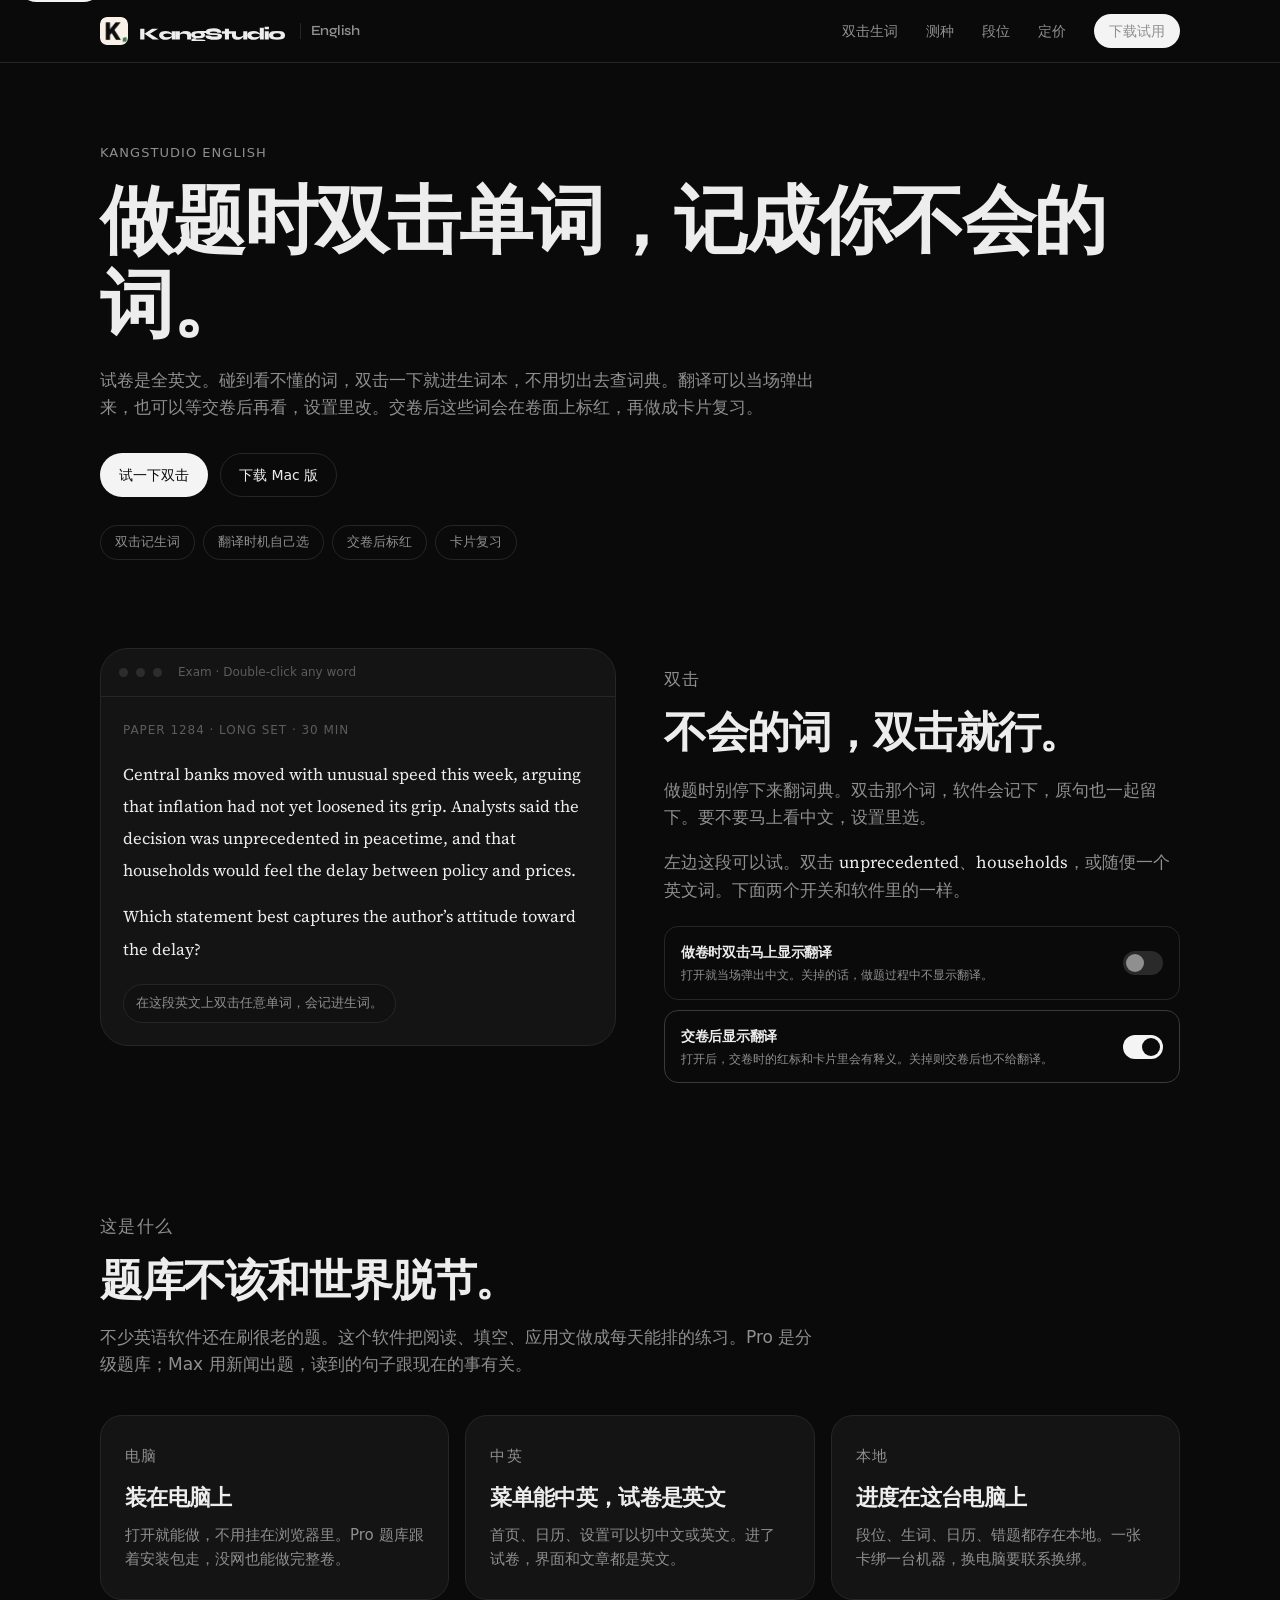
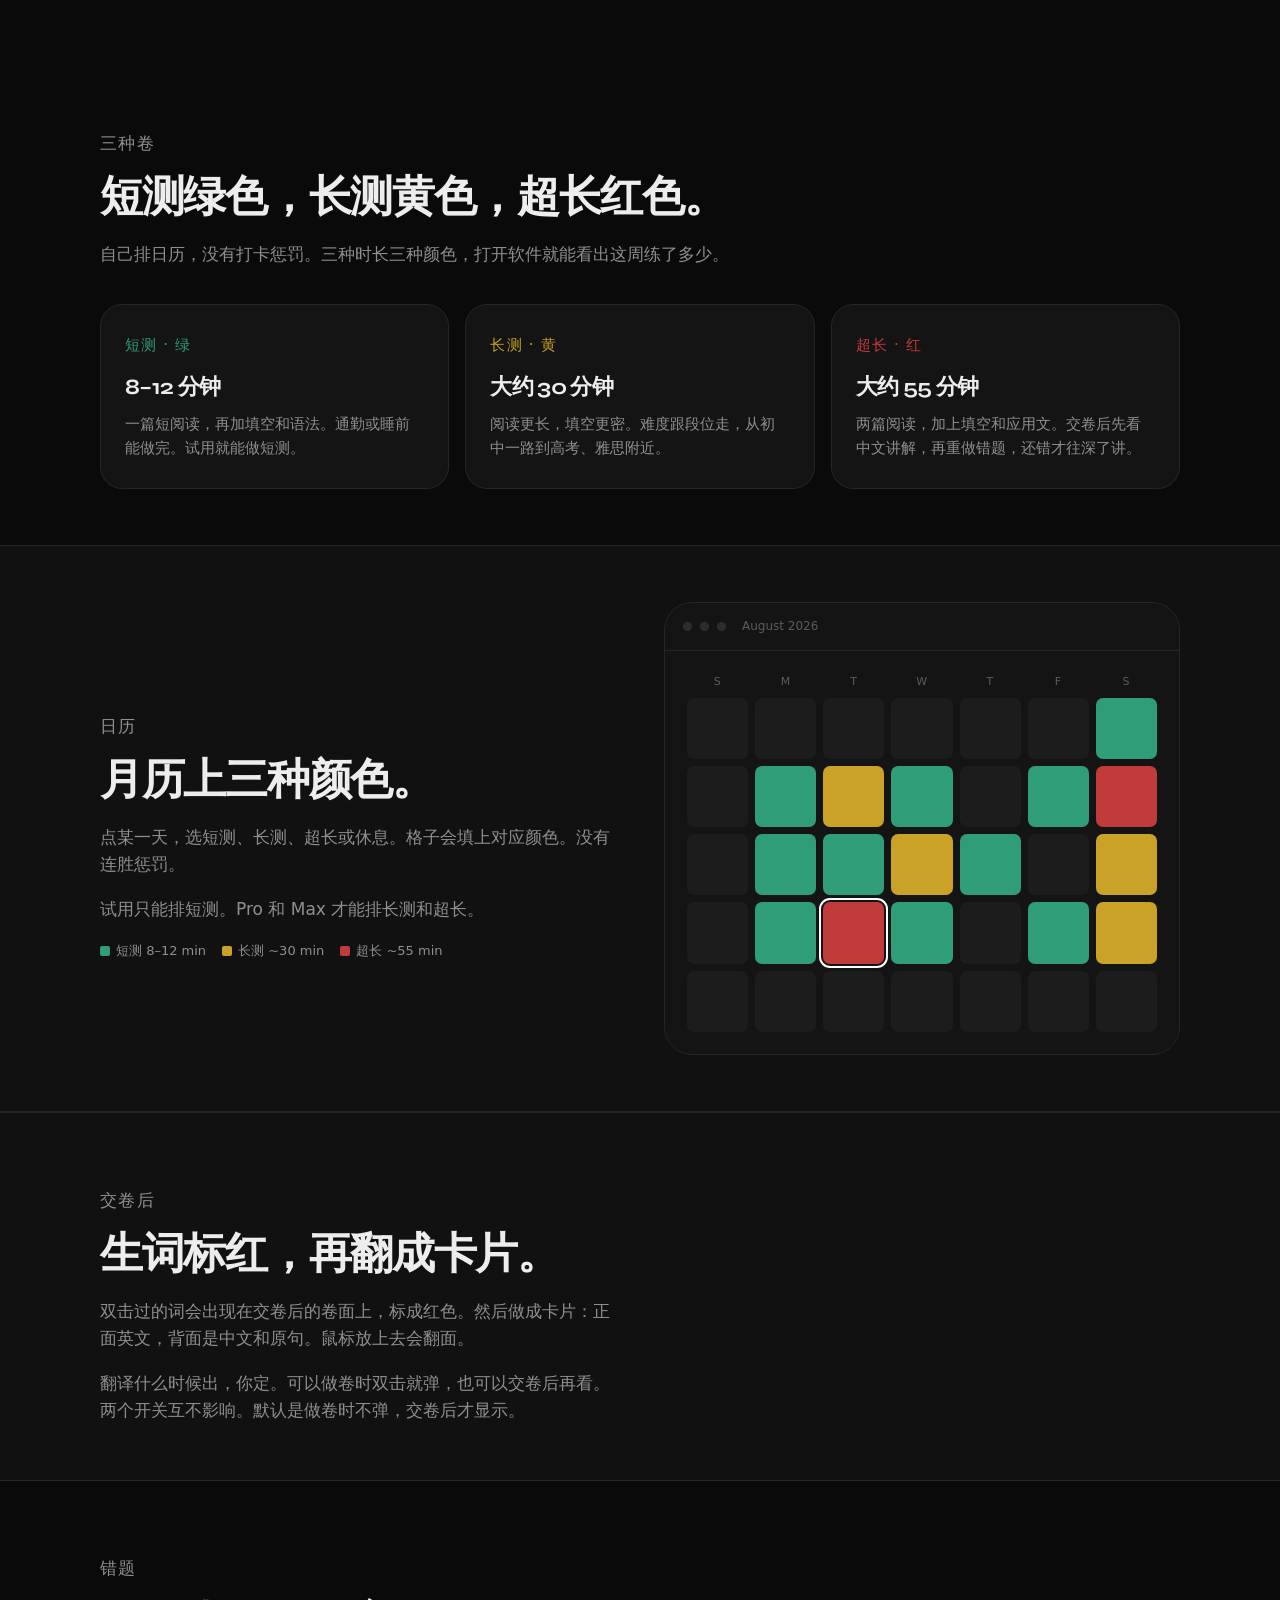
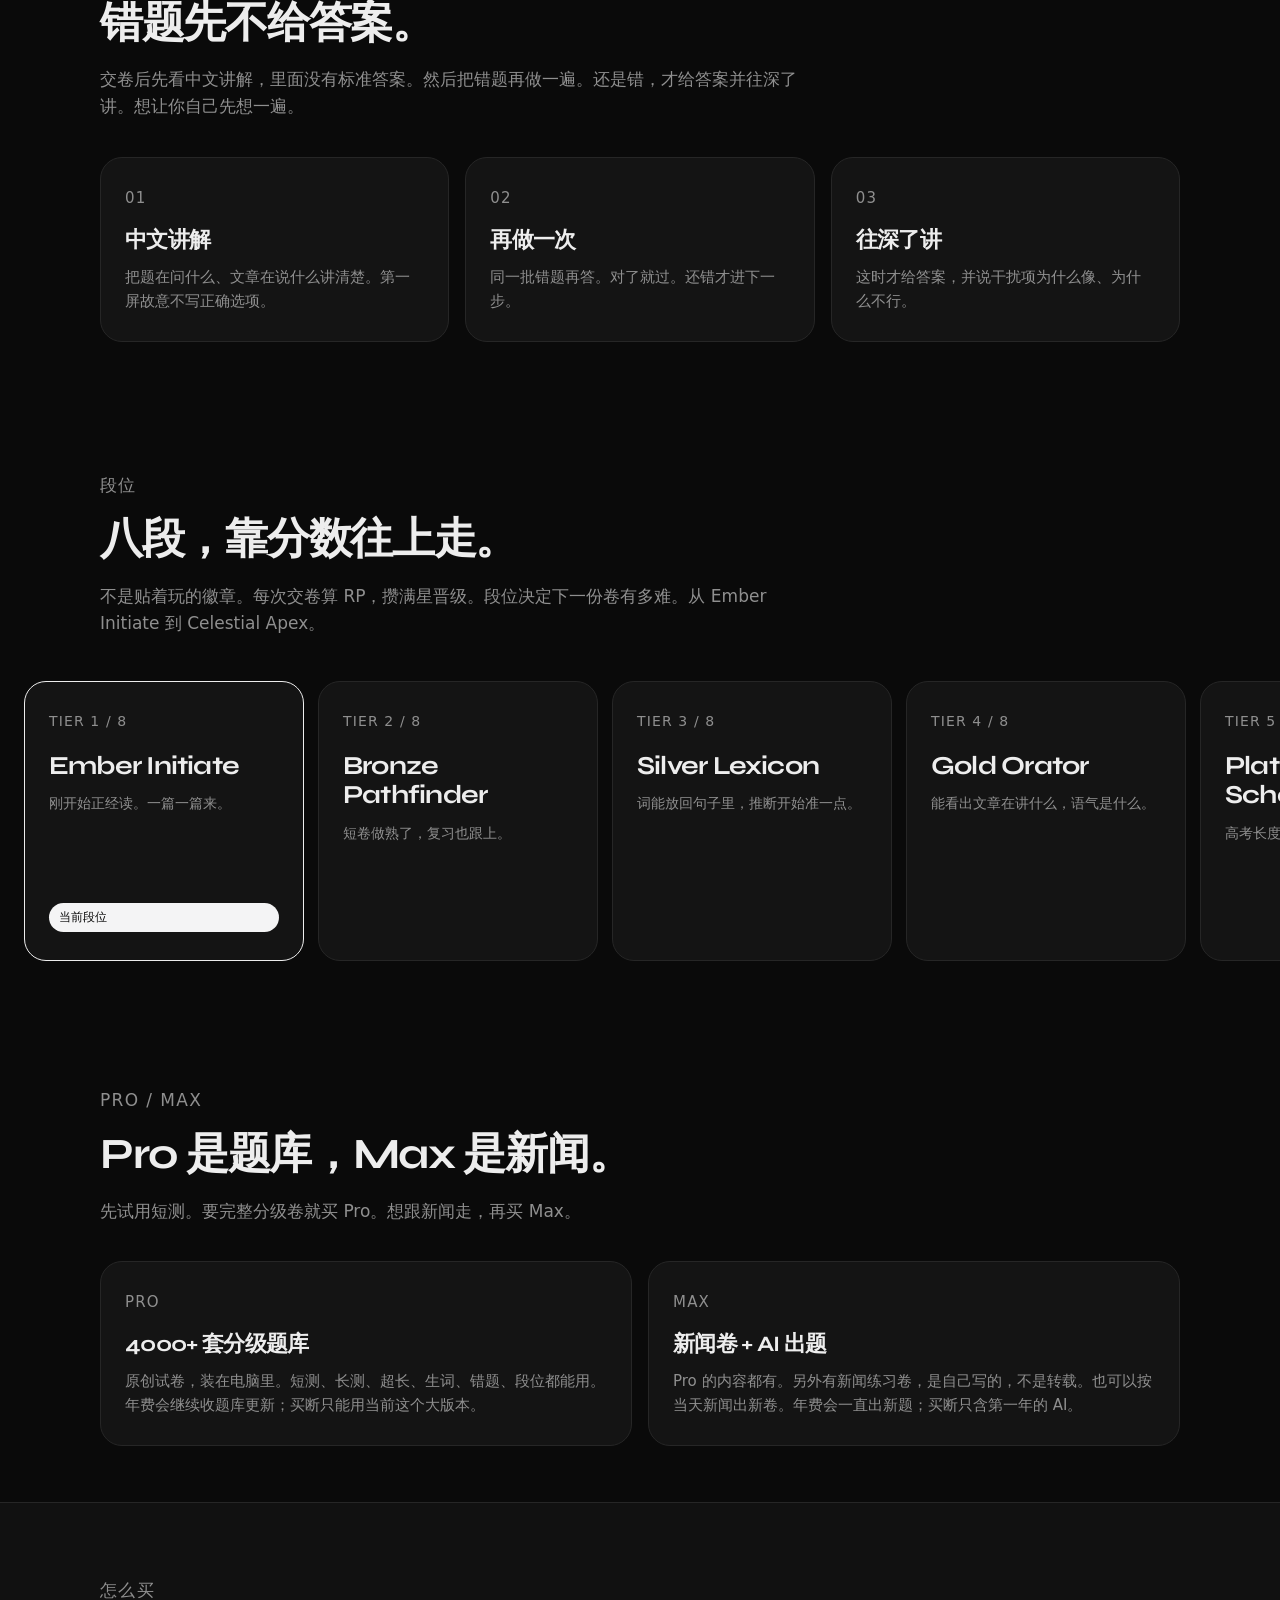
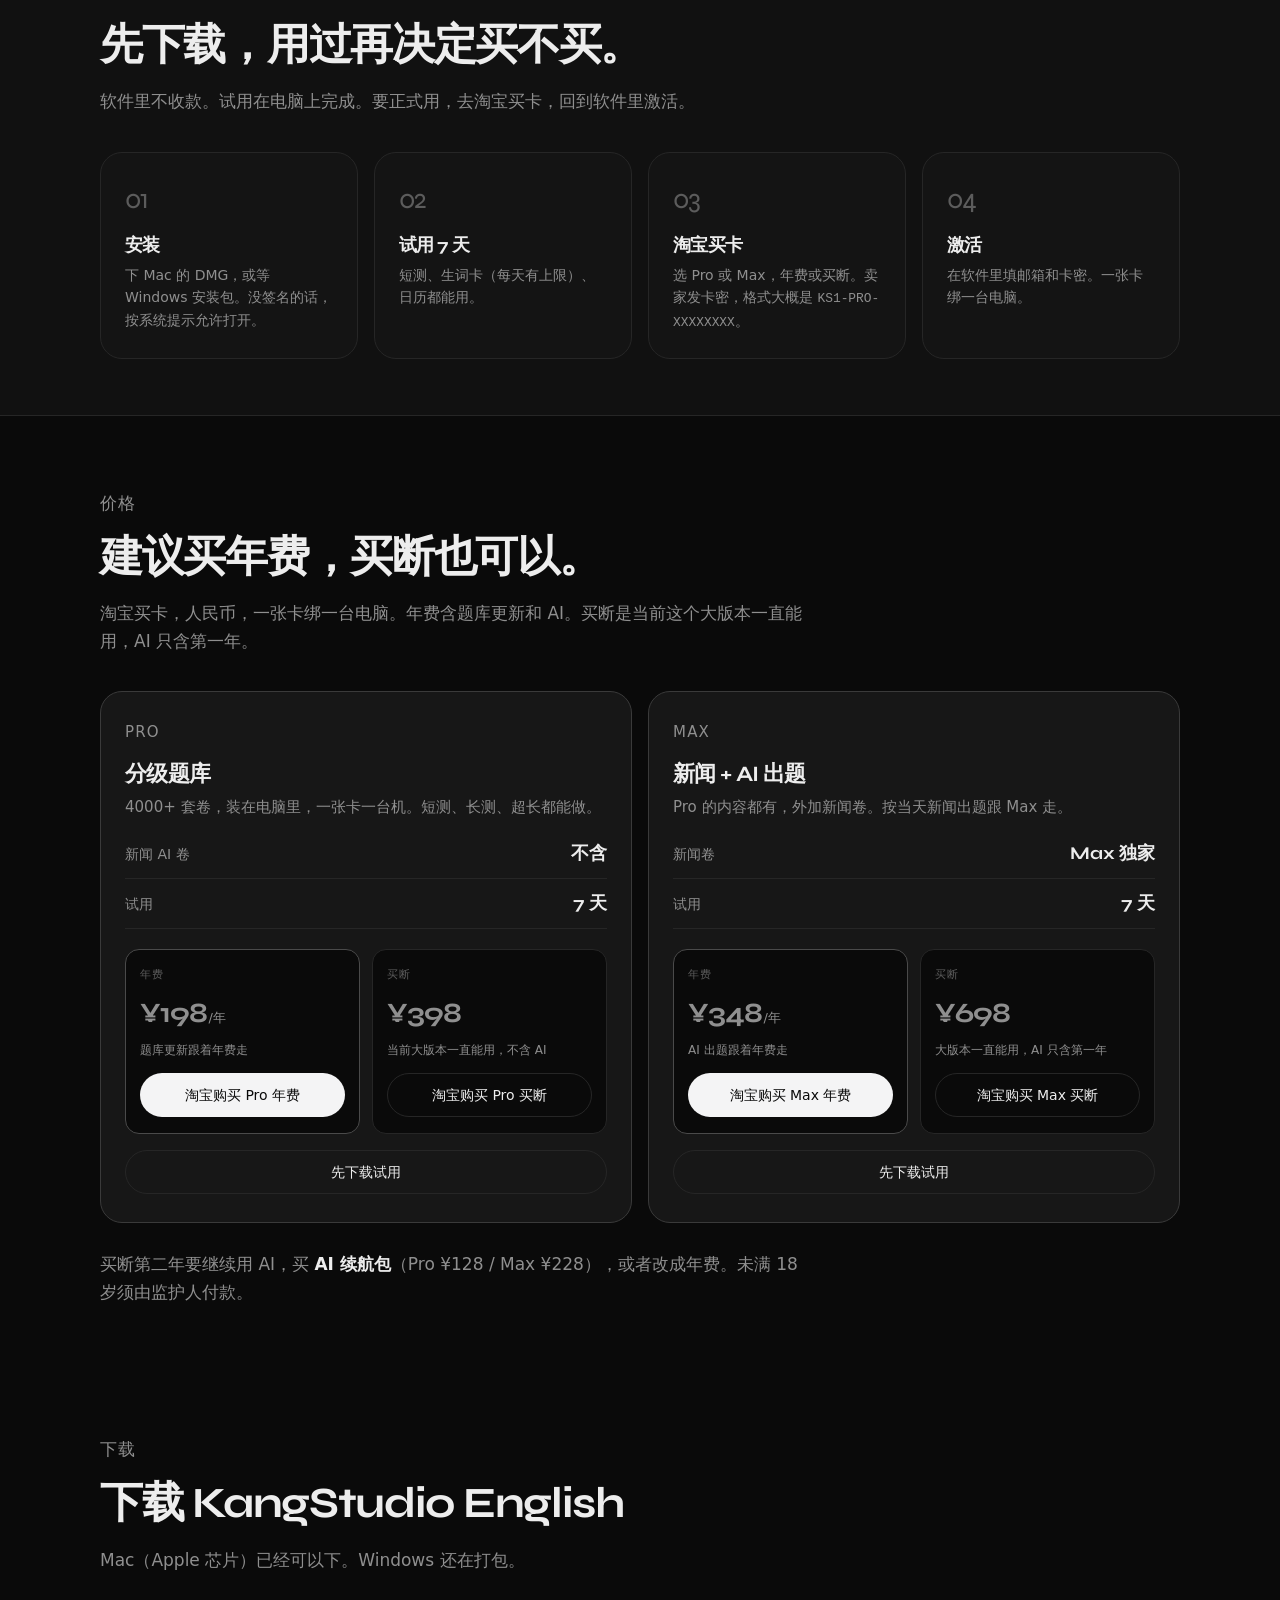
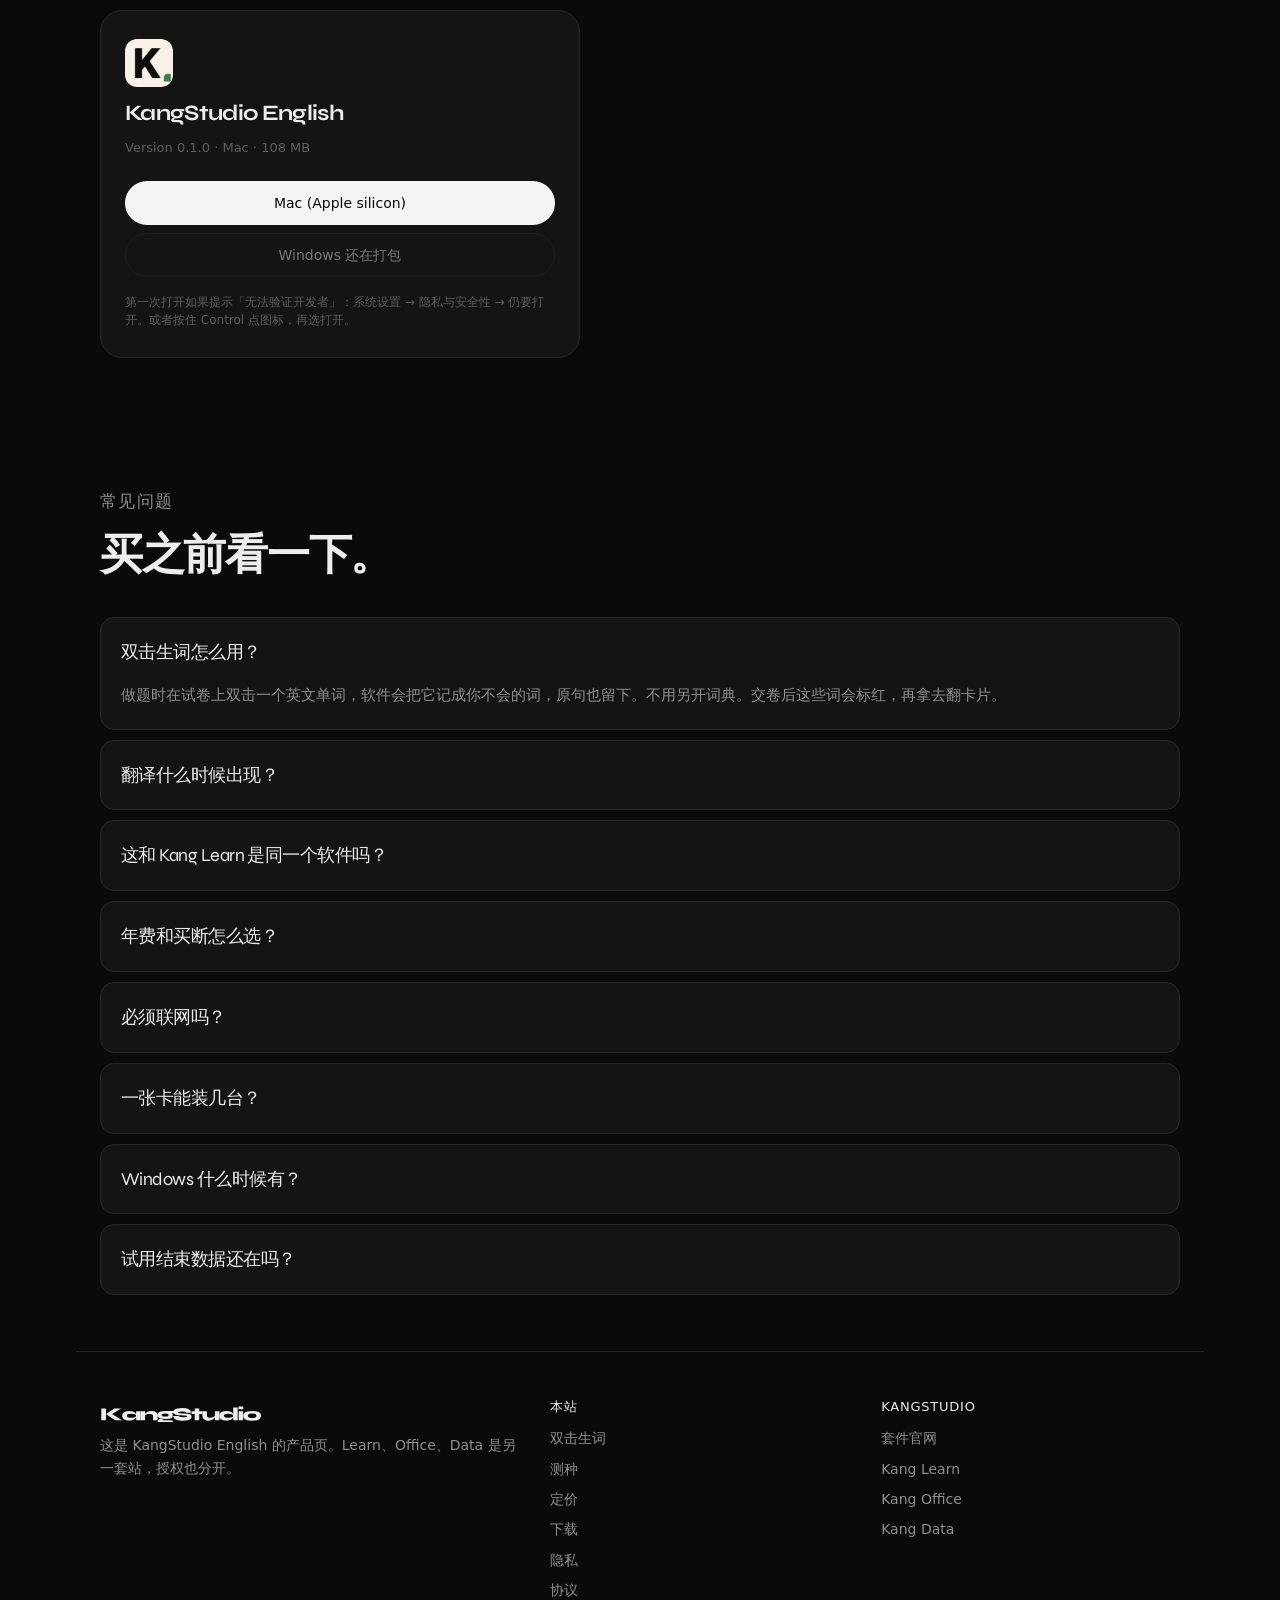
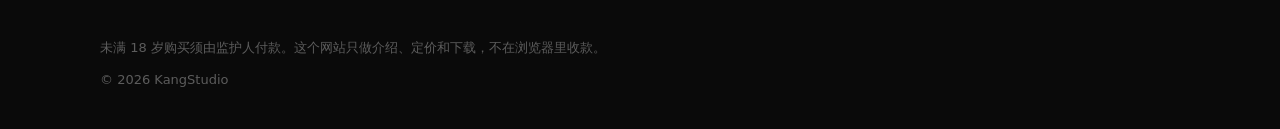
<file: index.html>
<!DOCTYPE html>
<html lang="zh-CN">
<head>
  <meta charset="utf-8">
  <meta name="viewport" content="width=device-width, initial-scale=1">
  <title>KangStudio English · 桌面英语学习软件</title>
  <meta name="description" content="做题时双击单词，记成你不会的词。翻译可以当场弹，也可以交卷后再看。Mac / Windows，试用 7 天。">
  <link rel="canonical" href="https://kang998851.github.io/kangstudio-english/">
  <link rel="icon" href="favicon.png" type="image/png" sizes="64x64">
  <link rel="apple-touch-icon" href="apple-touch-icon.png">
  <link rel="preconnect" href="https://fonts.googleapis.com">
  <link rel="preconnect" href="https://fonts.gstatic.com" crossorigin>
  <link href="https://fonts.googleapis.com/css2?family=Syne:wght@500;600;700;800&family=Source+Serif+4:opsz,wght@8..60,400;8..60,600&display=swap" rel="stylesheet">
  <link rel="stylesheet" href="styles.css">
</head>
<body>
  <a class="skip" href="#main">跳到正文</a>

  <header class="site-header">
    <div class="header-inner">
      <a class="brand" href="#top" aria-label="KangStudio English">
        <img class="brand-mark" src="logos/kang-english.png" width="28" height="28" alt="">
        <span class="brand-type" aria-hidden="true"></span>
        <span class="brand-product">English</span>
      </a>

      <input class="nav-check" type="checkbox" id="nav-toggle">
      <label class="nav-toggle" for="nav-toggle">
        <span class="sr-only">打开菜单</span>
        <span class="nav-toggle-bar"></span>
      </label>

      <nav class="nav" aria-label="本页">
        <a href="#buy">双击生词</a>
        <a href="#exams">测种</a>
        <a href="#ranks">段位</a>
        <a href="#pricing">定价</a>
        <a class="btn btn-solid btn-sm" href="#download">下载试用</a>
      </nav>
    </div>
  </header>

  <main id="main">
    <section class="hero" id="top">
      <p class="eyebrow">KangStudio English</p>
      <h1>做题时双击单词，记成你不会的词。</h1>
      <p class="lede">试卷是全英文。碰到看不懂的词，双击一下就进生词本，不用切出去查词典。翻译可以当场弹出来，也可以等交卷后再看，设置里改。交卷后这些词会在卷面上标红，再做成卡片复习。</p>
      <div class="hero-actions">
        <a class="btn btn-solid" href="#buy">试一下双击</a>
        <a class="btn btn-ghost" href="#download">下载 Mac 版</a>
      </div>
      <ul class="pills">
        <li>双击记生词</li>
        <li>翻译时机自己选</li>
        <li>交卷后标红</li>
        <li>卡片复习</li>
      </ul>
    </section>

    <section class="section" id="buy">
      <div class="split split-top">
        <div class="chrome">
          <div class="chrome-bar"><i></i><i></i><i></i><span id="demo-chrome-label">Exam · Double-click any word</span></div>
          <div class="chrome-body">
            <article class="exam-paper" id="demo-paper">
              <p class="meta">Paper 1284 · Long set · 30 min</p>
              <p>Central banks moved with unusual speed this week, arguing that inflation had not yet loosened its grip. Analysts said the decision was unprecedented in peacetime, and that households would feel the delay between policy and prices.</p>
              <p class="stem">Which statement best captures the author’s attitude toward the delay?</p>
            </article>
            <p class="toast" id="demo-toast">在这段英文上双击任意单词，会记进生词。</p>
            <ul class="saved-words" id="demo-saved" hidden></ul>
          </div>
        </div>
        <div class="split-copy">
          <p class="eyebrow">双击</p>
          <h2>不会的词，双击就行。</h2>
          <p>做题时别停下来翻词典。双击那个词，软件会记下，原句也一起留下。要不要马上看中文，设置里选。</p>
          <p>左边这段可以试。双击 <em>unprecedented</em>、<em>households</em>，或随便一个英文词。下面两个开关和软件里的一样。</p>
          <div class="pref-stack" id="demo-prefs">
            <button type="button" class="pref" data-pref="instant" aria-pressed="false">
              <span>
                <span class="pref-label">做卷时双击马上显示翻译</span>
                <span class="pref-hint">打开就当场弹出中文。关掉的话，做题过程中不显示翻译。</span>
              </span>
              <span class="pref-switch" aria-hidden="true"></span>
            </button>
            <button type="button" class="pref is-on" data-pref="after" aria-pressed="true">
              <span>
                <span class="pref-label">交卷后显示翻译</span>
                <span class="pref-hint">打开后，交卷时的红标和卡片里会有释义。关掉则交卷后也不给翻译。</span>
              </span>
              <span class="pref-switch" aria-hidden="true"></span>
            </button>
          </div>
        </div>
      </div>
    </section>

    <section class="section" id="story">
      <div class="section-head">
        <p class="eyebrow">这是什么</p>
        <h2>题库不该和世界脱节。</h2>
        <p>不少英语软件还在刷很老的题。这个软件把阅读、填空、应用文做成每天能排的练习。Pro 是分级题库；Max 用新闻出题，读到的句子跟现在的事有关。</p>
      </div>
      <div class="card-grid">
        <article class="card">
          <p class="card-kicker">电脑</p>
          <h3>装在电脑上</h3>
          <p>打开就能做，不用挂在浏览器里。Pro 题库跟着安装包走，没网也能做完整卷。</p>
        </article>
        <article class="card">
          <p class="card-kicker">中英</p>
          <h3>菜单能中英，试卷是英文</h3>
          <p>首页、日历、设置可以切中文或英文。进了试卷，界面和文章都是英文。</p>
        </article>
        <article class="card">
          <p class="card-kicker">本地</p>
          <h3>进度在这台电脑上</h3>
          <p>段位、生词、日历、错题都存在本地。一张卡绑一台机器，换电脑要联系换绑。</p>
        </article>
      </div>
    </section>

    <section class="section" id="exams">
      <div class="section-head">
        <p class="eyebrow">三种卷</p>
        <h2>短测绿色，长测黄色，超长红色。</h2>
        <p>自己排日历，没有打卡惩罚。三种时长三种颜色，打开软件就能看出这周练了多少。</p>
      </div>
      <div class="card-grid">
        <article class="card">
          <p class="card-kicker" style="color: var(--short)">短测 · 绿</p>
          <h3>8–12 分钟</h3>
          <p>一篇短阅读，再加填空和语法。通勤或睡前能做完。试用就能做短测。</p>
        </article>
        <article class="card">
          <p class="card-kicker" style="color: var(--long)">长测 · 黄</p>
          <h3>大约 30 分钟</h3>
          <p>阅读更长，填空更密。难度跟段位走，从初中一路到高考、雅思附近。</p>
        </article>
        <article class="card">
          <p class="card-kicker" style="color: var(--ultra)">超长 · 红</p>
          <h3>大约 55 分钟</h3>
          <p>两篇阅读，加上填空和应用文。交卷后先看中文讲解，再重做错题，还错才往深了讲。</p>
        </article>
      </div>
    </section>

    <section class="section band full-bleed" id="calendar">
      <div class="split">
        <div class="split-copy">
          <p class="eyebrow">日历</p>
          <h2>月历上三种颜色。</h2>
          <p>点某一天，选短测、长测、超长或休息。格子会填上对应颜色。没有连胜惩罚。</p>
          <p>试用只能排短测。Pro 和 Max 才能排长测和超长。</p>
          <div class="cal-legend">
            <span><b style="background:var(--short)"></b>短测 8–12 min</span>
            <span><b style="background:var(--long)"></b>长测 ~30 min</span>
            <span><b style="background:var(--ultra)"></b>超长 ~55 min</span>
          </div>
        </div>
        <div class="chrome" aria-hidden="true">
          <div class="chrome-bar"><i></i><i></i><i></i><span>August 2026</span></div>
          <div class="chrome-body">
            <div class="cal">
              <span class="cal-head">S</span><span class="cal-head">M</span><span class="cal-head">T</span><span class="cal-head">W</span><span class="cal-head">T</span><span class="cal-head">F</span><span class="cal-head">S</span>
              <span class="cal-cell"></span>
              <span class="cal-cell"></span>
              <span class="cal-cell"></span>
              <span class="cal-cell"></span>
              <span class="cal-cell"></span>
              <span class="cal-cell"></span>
              <span class="cal-cell short"></span>
              <span class="cal-cell"></span>
              <span class="cal-cell short"></span>
              <span class="cal-cell long"></span>
              <span class="cal-cell short"></span>
              <span class="cal-cell"></span>
              <span class="cal-cell short"></span>
              <span class="cal-cell ultra"></span>
              <span class="cal-cell"></span>
              <span class="cal-cell short"></span>
              <span class="cal-cell short"></span>
              <span class="cal-cell long"></span>
              <span class="cal-cell short"></span>
              <span class="cal-cell"></span>
              <span class="cal-cell long"></span>
              <span class="cal-cell"></span>
              <span class="cal-cell short"></span>
              <span class="cal-cell ultra today"></span>
              <span class="cal-cell short"></span>
              <span class="cal-cell"></span>
              <span class="cal-cell short"></span>
              <span class="cal-cell long"></span>
              <span class="cal-cell"></span>
              <span class="cal-cell"></span>
              <span class="cal-cell"></span>
              <span class="cal-cell"></span>
              <span class="cal-cell"></span>
              <span class="cal-cell"></span>
              <span class="cal-cell"></span>
            </div>
          </div>
        </div>
      </div>
    </section>

    <section class="section band full-bleed" id="vocab">
      <div class="split">
        <div class="split-copy">
          <p class="eyebrow">交卷后</p>
          <h2>生词标红，再翻成卡片。</h2>
          <p>双击过的词会出现在交卷后的卷面上，标成红色。然后做成卡片：正面英文，背面是中文和原句。鼠标放上去会翻面。</p>
          <p>翻译什么时候出，你定。可以做卷时双击就弹，也可以交卷后再看。两个开关互不影响。默认是做卷时不弹，交卷后才显示。</p>
        </div>
        <div class="cards-row" aria-hidden="true">
          <div class="flip">
            <div class="flip-inner">
              <div class="flip-face flip-front"><small>新词 · 来自卷 1284</small><strong>unprecedented</strong></div>
              <div class="flip-face flip-back"><small>原句里</small><strong>前所未有的</strong></div>
            </div>
          </div>
          <div class="flip">
            <div class="flip-inner">
              <div class="flip-face flip-front"><small>该复习了</small><strong>mitigate</strong></div>
              <div class="flip-face flip-back"><small>减轻；缓解</small><strong>减轻冲击</strong></div>
            </div>
          </div>
          <div class="flip">
            <div class="flip-inner">
              <div class="flip-face flip-front"><small>今天记下的</small><strong>households</strong></div>
              <div class="flip-face flip-back"><small>家庭；住户</small><strong>会感受到滞后期</strong></div>
            </div>
          </div>
        </div>
      </div>
    </section>

    <section class="section" id="review">
      <div class="section-head">
        <p class="eyebrow">错题</p>
        <h2>错题先不给答案。</h2>
        <p>交卷后先看中文讲解，里面没有标准答案。然后把错题再做一遍。还是错，才给答案并往深了讲。想让你自己先想一遍。</p>
      </div>
      <div class="card-grid">
        <article class="card">
          <p class="card-kicker">01</p>
          <h3>中文讲解</h3>
          <p>把题在问什么、文章在说什么讲清楚。第一屏故意不写正确选项。</p>
        </article>
        <article class="card">
          <p class="card-kicker">02</p>
          <h3>再做一次</h3>
          <p>同一批错题再答。对了就过。还错才进下一步。</p>
        </article>
        <article class="card">
          <p class="card-kicker">03</p>
          <h3>往深了讲</h3>
          <p>这时才给答案，并说干扰项为什么像、为什么不行。</p>
        </article>
      </div>
    </section>

    <section class="section full-bleed" id="ranks" style="padding-bottom: 24px;">
      <div class="section-head">
        <p class="eyebrow">段位</p>
        <h2>八段，靠分数往上走。</h2>
        <p>不是贴着玩的徽章。每次交卷算 RP，攒满星晋级。段位决定下一份卷有多难。从 Ember Initiate 到 Celestial Apex。</p>
      </div>
      <div class="ranks" tabindex="0" aria-label="段位">
        <article class="rank-card now">
          <div>
            <p class="card-kicker">Tier 1 / 8</p>
            <h3>Ember Initiate</h3>
            <p>刚开始正经读。一篇一篇来。</p>
          </div>
          <span class="tag">当前段位</span>
        </article>
        <article class="rank-card">
          <div>
            <p class="card-kicker">Tier 2 / 8</p>
            <h3>Bronze Pathfinder</h3>
            <p>短卷做熟了，复习也跟上。</p>
          </div>
        </article>
        <article class="rank-card">
          <div>
            <p class="card-kicker">Tier 3 / 8</p>
            <h3>Silver Lexicon</h3>
            <p>词能放回句子里，推断开始准一点。</p>
          </div>
        </article>
        <article class="rank-card">
          <div>
            <p class="card-kicker">Tier 4 / 8</p>
            <h3>Gold Orator</h3>
            <p>能看出文章在讲什么，语气是什么。</p>
          </div>
        </article>
        <article class="rank-card">
          <div>
            <p class="card-kicker">Tier 5 / 8</p>
            <h3>Platinum Scholar</h3>
            <p>高考长度的卷不太慌了。</p>
          </div>
        </article>
        <article class="rank-card">
          <div>
            <p class="card-kicker">Tier 6 / 8</p>
            <h3>Obsidian Virtuoso</h3>
            <p>密的文章也能读下去。</p>
          </div>
        </article>
        <article class="rank-card">
          <div>
            <p class="card-kicker">Tier 7 / 8</p>
            <h3>Diamond Sovereign</h3>
            <p>长卷、卡时间，还能稳住。</p>
          </div>
        </article>
        <article class="rank-card">
          <div>
            <p class="card-kicker">Tier 8 / 8</p>
            <h3>Celestial Apex</h3>
            <p>最高一段。</p>
          </div>
        </article>
      </div>
    </section>

    <section class="section" id="max">
      <div class="section-head">
        <p class="eyebrow">Pro / Max</p>
        <h2>Pro 是题库，Max 是新闻。</h2>
        <p>先试用短测。要完整分级卷就买 Pro。想跟新闻走，再买 Max。</p>
      </div>
      <div class="card-grid two">
        <article class="card">
          <p class="card-kicker">Pro</p>
          <h3>4000+ 套分级题库</h3>
          <p>原创试卷，装在电脑里。短测、长测、超长、生词、错题、段位都能用。年费会继续收题库更新；买断只能用当前这个大版本。</p>
        </article>
        <article class="card">
          <p class="card-kicker">Max</p>
          <h3>新闻卷 + AI 出题</h3>
          <p>Pro 的内容都有。另外有新闻练习卷，是自己写的，不是转载。也可以按当天新闻出新卷。年费会一直出新题；买断只含第一年的 AI。</p>
        </article>
      </div>
    </section>

    <section class="section band full-bleed" id="how">
      <div class="section-head">
        <p class="eyebrow">怎么买</p>
        <h2>先下载，用过再决定买不买。</h2>
        <p>软件里不收款。试用在电脑上完成。要正式用，去淘宝买卡，回到软件里激活。</p>
      </div>
      <div class="steps">
        <article class="step">
          <em>01</em>
          <h3>安装</h3>
          <p>下 Mac 的 DMG，或等 Windows 安装包。没签名的话，按系统提示允许打开。</p>
        </article>
        <article class="step">
          <em>02</em>
          <h3>试用 7 天</h3>
          <p>短测、生词卡（每天有上限）、日历都能用。</p>
        </article>
        <article class="step">
          <em>03</em>
          <h3>淘宝买卡</h3>
          <p>选 Pro 或 Max，年费或买断。卖家发卡密，格式大概是 <code>KS1-PRO-XXXXXXXX</code>。</p>
        </article>
        <article class="step">
          <em>04</em>
          <h3>激活</h3>
          <p>在软件里填邮箱和卡密。一张卡绑一台电脑。</p>
        </article>
      </div>
    </section>

    <section class="section" id="pricing">
      <div class="section-head">
        <p class="eyebrow">价格</p>
        <h2>建议买年费，买断也可以。</h2>
        <p>淘宝买卡，人民币，一张卡绑一台电脑。年费含题库更新和 AI。买断是当前这个大版本一直能用，AI 只含第一年。</p>
      </div>

      <div class="pricing-grid">
        <article class="card price-card featured">
          <p class="card-kicker">Pro</p>
          <h3>分级题库</h3>
          <p class="price-note">4000+ 套卷，装在电脑里，一张卡一台机。短测、长测、超长都能做。</p>
          <ul class="price-list">
            <li><span>新闻 AI 卷</span><strong>不含</strong></li>
            <li><span>试用</span><strong>7 天</strong></li>
          </ul>
          <div class="price-plans">
            <div class="price-plan is-lead">
              <p class="price-plan-kicker">年费</p>
              <p class="price-plan-sum"><strong>¥198</strong><span>/年</span></p>
              <p class="price-plan-note">题库更新跟着年费走</p>
              <a class="btn btn-solid btn-block buy-link" id="buy-pro" href="#" rel="noopener">淘宝购买 Pro 年费</a>
            </div>
            <div class="price-plan">
              <p class="price-plan-kicker">买断</p>
              <p class="price-plan-sum"><strong>¥398</strong></p>
              <p class="price-plan-note">当前大版本一直能用，不含 AI</p>
              <a class="btn btn-ghost btn-block buy-link" id="buy-pro-buyout" href="#" rel="noopener">淘宝购买 Pro 买断</a>
            </div>
          </div>
          <a class="btn btn-ghost btn-block" href="#download">先下载试用</a>
        </article>

        <article class="card price-card featured">
          <p class="card-kicker">Max</p>
          <h3>新闻 + AI 出题</h3>
          <p class="price-note">Pro 的内容都有，外加新闻卷。按当天新闻出题跟 Max 走。</p>
          <ul class="price-list">
            <li><span>新闻卷</span><strong>Max 独家</strong></li>
            <li><span>试用</span><strong>7 天</strong></li>
          </ul>
          <div class="price-plans">
            <div class="price-plan is-lead">
              <p class="price-plan-kicker">年费</p>
              <p class="price-plan-sum"><strong>¥348</strong><span>/年</span></p>
              <p class="price-plan-note">AI 出题跟着年费走</p>
              <a class="btn btn-solid btn-block buy-link" id="buy-max" href="#" rel="noopener">淘宝购买 Max 年费</a>
            </div>
            <div class="price-plan">
              <p class="price-plan-kicker">买断</p>
              <p class="price-plan-sum"><strong>¥698</strong></p>
              <p class="price-plan-note">大版本一直能用，AI 只含第一年</p>
              <a class="btn btn-ghost btn-block buy-link" id="buy-max-buyout" href="#" rel="noopener">淘宝购买 Max 买断</a>
            </div>
          </div>
          <a class="btn btn-ghost btn-block" href="#download">先下载试用</a>
        </article>
      </div>
      <p class="lede price-foot">买断第二年要继续用 AI，买 <strong>AI 续航包</strong>（Pro ¥128 / Max ¥228），或者改成年费。未满 18 岁须由监护人付款。</p>
    </section>

    <section class="section" id="download">
      <div class="section-head">
        <p class="eyebrow">下载</p>
        <h2>下载 KangStudio English</h2>
        <p>Mac（Apple 芯片）已经可以下。Windows 还在打包。</p>
      </div>
      <div class="download-wrap">
        <article class="card download-card" data-download-app="english">
          <img class="product-logo" src="logos/kang-english.png" width="48" height="48" alt="">
          <h3>KangStudio English</h3>
          <p class="muted" data-download-note>正在读取安装包…</p>
          <div class="download-actions">
            <a class="btn btn-solid btn-block is-disabled" data-download-mac aria-disabled="true">Mac (Apple silicon)</a>
            <a class="btn btn-ghost btn-block is-disabled" data-download-win aria-disabled="true">Windows 还在打包</a>
          </div>
          <p class="hint">第一次打开如果提示「无法验证开发者」：系统设置 → 隐私与安全性 → 仍要打开。或者按住 Control 点图标，再选打开。</p>
        </article>
      </div>
    </section>

    <section class="section" id="faq">
      <div class="section-head">
        <p class="eyebrow">常见问题</p>
        <h2>买之前看一下。</h2>
      </div>
      <div class="faq">
        <details open>
          <summary>双击生词怎么用？</summary>
          <p>做题时在试卷上双击一个英文单词，软件会把它记成你不会的词，原句也留下。不用另开词典。交卷后这些词会标红，再拿去翻卡片。</p>
        </details>
        <details>
          <summary>翻译什么时候出现？</summary>
          <p>设置里有两个开关，可以分开开或关。一个是做卷时双击马上显示翻译，一个是交卷后在红标和卡片里显示翻译。默认关第一个、开第二个，免得做题时被中文打断。</p>
        </details>
        <details>
          <summary>这和 Kang Learn 是同一个软件吗？</summary>
          <p>不是。Kang Learn 是套件里做学习规划的。KangStudio English 是单独的英语刷题软件，题库、日历、段位都是自己的。</p>
        </details>
        <details>
          <summary>年费和买断怎么选？</summary>
          <p>一般买年费：Pro 198 一年，Max 348 一年，题库更新和 AI 按年续。买断贵一些：Pro 398，Max 698。当前这个大版本可以一直用，但 AI 只给第一年。第二年要么买 AI 续航包（Pro 128 / Max 228），要么改成年费。</p>
        </details>
        <details>
          <summary>必须联网吗？</summary>
          <p>Pro 题库在电脑里，做题、生词、错题、段位都能离线。Max 的新闻卷、以及按当天新闻出题，需要联网。</p>
        </details>
        <details>
          <summary>一张卡能装几台？</summary>
          <p>同时只能开一台。换电脑要找我们换绑，不能一张卡挂多台。</p>
        </details>
        <details>
          <summary>Windows 什么时候有？</summary>
          <p>代码是同一套，Windows 安装包做好了会在这页开放下载。授权两端通用，只是不能同时开两台。</p>
        </details>
        <details>
          <summary>试用结束数据还在吗？</summary>
          <p>到期后不能再开新的长测和超长测。已经记下的生词和记录还在电脑上，激活之后接上就能用。</p>
        </details>
      </div>
    </section>
  </main>

  <footer class="site-footer">
    <div class="footer-grid">
      <div>
        <p class="brand footer-brand"><span class="brand-type" aria-hidden="true"></span><span class="sr-only">KangStudio</span></p>
        <p>这是 KangStudio English 的产品页。Learn、Office、Data 是另一套站，授权也分开。</p>
      </div>
      <div>
        <h2>本站</h2>
        <ul>
          <li><a href="#buy">双击生词</a></li>
          <li><a href="#exams">测种</a></li>
          <li><a href="#pricing">定价</a></li>
          <li><a href="#download">下载</a></li>
          <li><a href="privacy.html">隐私</a></li>
          <li><a href="terms.html">协议</a></li>
        </ul>
      </div>
      <div>
        <h2>KangStudio</h2>
        <ul>
          <li><a href="https://kang998851.github.io/">套件官网</a></li>
          <li><a href="https://kang998851.github.io/#products">Kang Learn</a></li>
          <li><a href="https://kang998851.github.io/#products">Kang Office</a></li>
          <li><a href="https://kang998851.github.io/#products">Kang Data</a></li>
        </ul>
      </div>
    </div>
    <p class="footer-legal">未满 18 岁购买须由监护人付款。这个网站只做介绍、定价和下载，不在浏览器里收款。</p>
    <p class="footer-copy">© 2026 KangStudio</p>
  </footer>

  <script src="download.js"></script>
  <script src="demo.js"></script>
  <script>
    fetch("site-config.json")
      .then((r) => r.json())
      .then((cfg) => {
        const url = cfg.taobaoUrl || "#";
        document.querySelectorAll(".buy-link").forEach((el) => {
          el.href = url;
        });
      })
      .catch(() => {});
  </script>
</body>
</html>
</file>
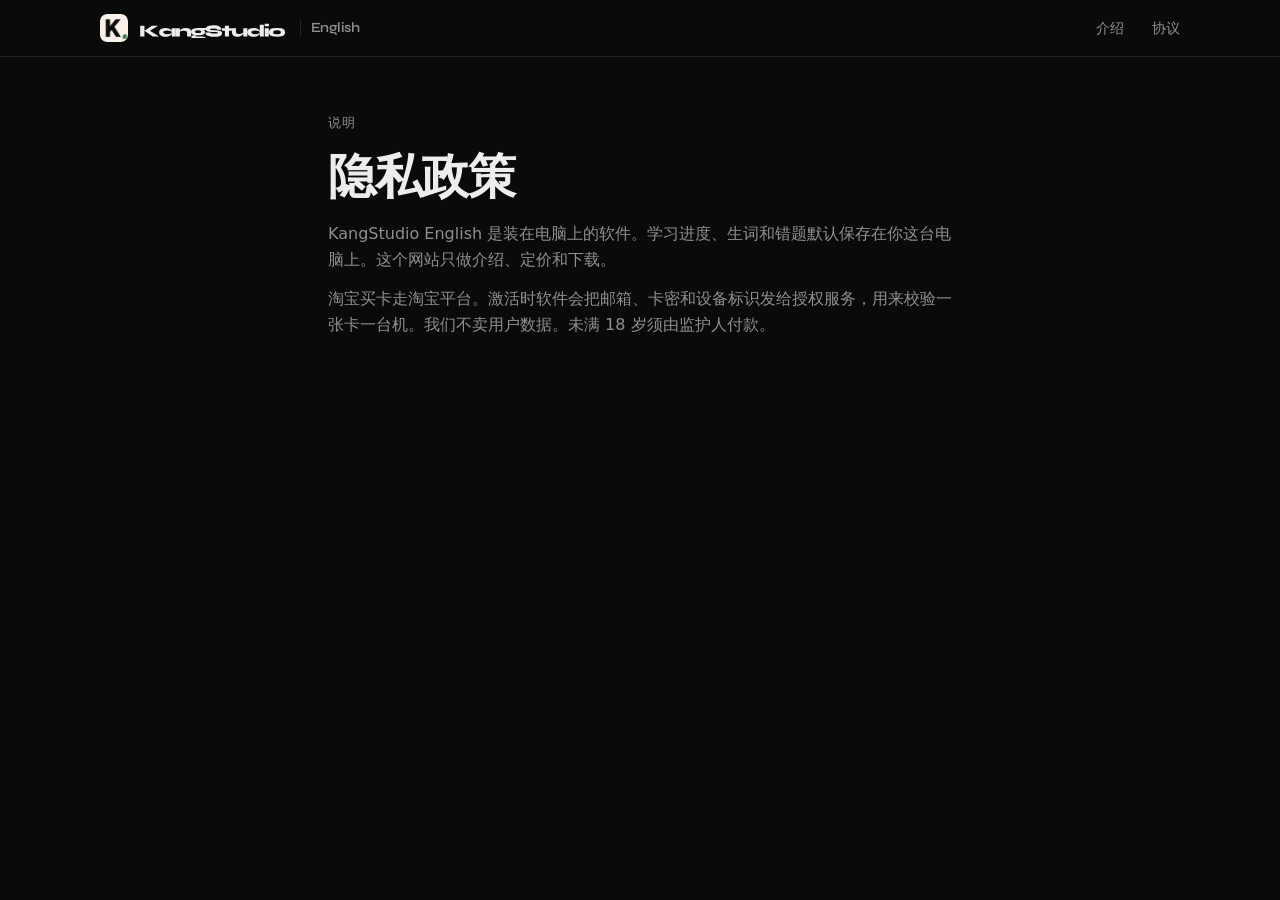
<file: privacy.html>
<!DOCTYPE html>
<html lang="zh-CN">
<head>
  <meta charset="utf-8">
  <meta name="viewport" content="width=device-width, initial-scale=1">
  <title>隐私 · KangStudio English</title>
  <link rel="icon" href="favicon.png" type="image/png" sizes="64x64">
  <link rel="apple-touch-icon" href="apple-touch-icon.png">
  <link rel="preconnect" href="https://fonts.googleapis.com">
  <link rel="preconnect" href="https://fonts.gstatic.com" crossorigin>
  <link href="https://fonts.googleapis.com/css2?family=Syne:wght@500;600;700;800&display=swap" rel="stylesheet">
  <link rel="stylesheet" href="styles.css">
</head>
<body>
  <header class="site-header">
    <div class="header-inner">
      <a class="brand" href="index.html" aria-label="KangStudio English">
        <img class="brand-mark" src="logos/kang-english.png" width="28" height="28" alt="">
        <span class="brand-type" aria-hidden="true"></span>
        <span class="brand-product">English</span>
      </a>
      <nav class="nav"><a href="index.html">介绍</a><a href="terms.html">协议</a></nav>
    </div>
  </header>
  <main class="section legal-page">
    <p class="eyebrow">说明</p>
    <h1>隐私政策</h1>
    <p>KangStudio English 是装在电脑上的软件。学习进度、生词和错题默认保存在你这台电脑上。这个网站只做介绍、定价和下载。</p>
    <p>淘宝买卡走淘宝平台。激活时软件会把邮箱、卡密和设备标识发给授权服务，用来校验一张卡一台机。我们不卖用户数据。未满 18 岁须由监护人付款。</p>
  </main>
</body>
</html>
</file>
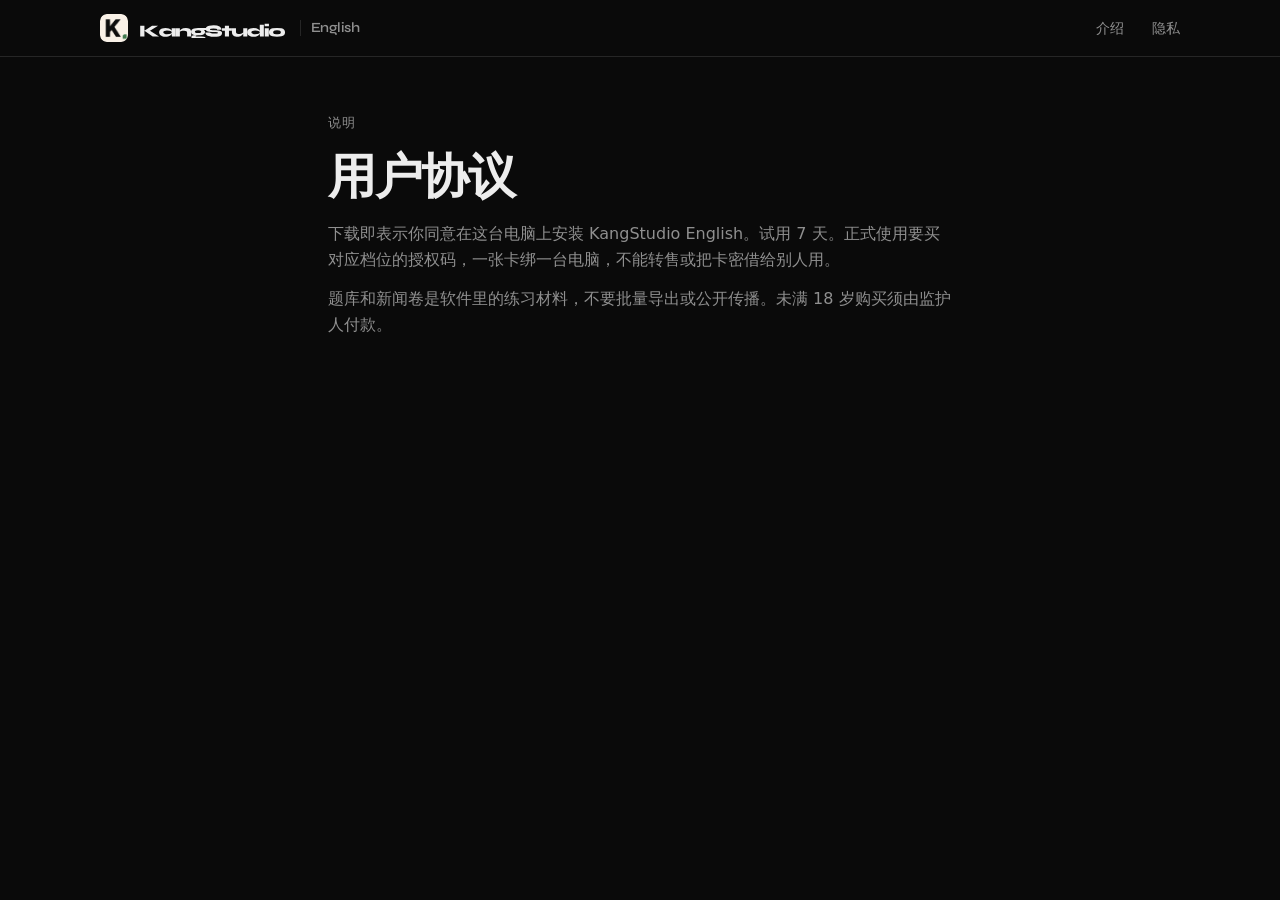
<file: terms.html>
<!DOCTYPE html>
<html lang="zh-CN">
<head>
  <meta charset="utf-8">
  <meta name="viewport" content="width=device-width, initial-scale=1">
  <title>用户协议 · KangStudio English</title>
  <link rel="icon" href="favicon.png" type="image/png" sizes="64x64">
  <link rel="apple-touch-icon" href="apple-touch-icon.png">
  <link rel="preconnect" href="https://fonts.googleapis.com">
  <link rel="preconnect" href="https://fonts.gstatic.com" crossorigin>
  <link href="https://fonts.googleapis.com/css2?family=Syne:wght@500;600;700;800&display=swap" rel="stylesheet">
  <link rel="stylesheet" href="styles.css">
</head>
<body>
  <header class="site-header">
    <div class="header-inner">
      <a class="brand" href="index.html" aria-label="KangStudio English">
        <img class="brand-mark" src="logos/kang-english.png" width="28" height="28" alt="">
        <span class="brand-type" aria-hidden="true"></span>
        <span class="brand-product">English</span>
      </a>
      <nav class="nav"><a href="index.html">介绍</a><a href="privacy.html">隐私</a></nav>
    </div>
  </header>
  <main class="section legal-page">
    <p class="eyebrow">说明</p>
    <h1>用户协议</h1>
    <p>下载即表示你同意在这台电脑上安装 KangStudio English。试用 7 天。正式使用要买对应档位的授权码，一张卡绑一台电脑，不能转售或把卡密借给别人用。</p>
    <p>题库和新闻卷是软件里的练习材料，不要批量导出或公开传播。未满 18 岁购买须由监护人付款。</p>
  </main>
</body>
</html>
</file>
<file: styles.css>
:root {
  --bg: #0a0a0a;
  --bg-elevated: #111111;
  --bg-card: #141414;
  --line: #262626;
  --text: #ededed;
  --muted: #8f8f8f;
  --faint: #5c5c5c;
  --solid: #f4f4f5;
  --solid-text: #0a0a0a;
  --radius: 22px;
  --radius-sm: 14px;
  --max: 1080px;
  --display: "Syne", ui-sans-serif, system-ui, sans-serif;
  --sans: ui-sans-serif, system-ui, "Segoe UI", "PingFang SC", sans-serif;
  --serif: "Source Serif 4", Georgia, "Songti SC", serif;
  --short: #2f9e78;
  --long: #c9a227;
  --ultra: #c23b3b;
}

*,
*::before,
*::after {
  box-sizing: border-box;
}

html {
  scroll-behavior: smooth;
  scroll-padding-top: 72px;
}

body {
  margin: 0;
  background: var(--bg);
  color: var(--text);
  font-family: var(--sans);
  font-size: 16px;
  line-height: 1.6;
  -webkit-font-smoothing: antialiased;
}

img,
svg {
  display: block;
}

a {
  color: inherit;
  text-decoration: none;
}

h1,
h2,
h3,
h4,
.brand {
  font-family: var(--display);
  font-weight: 700;
  letter-spacing: -0.03em;
  line-height: 1.15;
}

h1,
h2,
h3,
h4,
p,
ul,
dl,
figure {
  margin: 0;
}

button,
input {
  font: inherit;
}

.sr-only {
  position: absolute;
  width: 1px;
  height: 1px;
  padding: 0;
  margin: -1px;
  overflow: hidden;
  clip: rect(0, 0, 0, 0);
  white-space: nowrap;
  border: 0;
}

.skip {
  position: absolute;
  left: 16px;
  top: -40px;
  z-index: 20;
  padding: 8px 12px;
  background: var(--solid);
  color: var(--solid-text);
  border-radius: 999px;
}

.skip:focus {
  top: 12px;
}

.site-header {
  position: sticky;
  top: 0;
  z-index: 10;
  background: var(--bg);
  border-bottom: 1px solid var(--line);
}

.header-inner {
  position: relative;
  display: flex;
  align-items: center;
  justify-content: space-between;
  gap: 24px;
  max-width: calc(var(--max) + 48px);
  margin: 0 auto;
  padding: 14px 24px;
}

.brand {
  display: inline-flex;
  align-items: center;
  gap: 11px;
  font-size: 16px;
  font-weight: 800;
  letter-spacing: -0.06em;
  color: var(--text);
}

.brand-type {
  display: block;
  width: 148px;
  height: 20px;
  background: currentColor;
  -webkit-mask: url("logos/kangstudio-type.svg") left center / contain no-repeat;
  mask: url("logos/kangstudio-type.svg") left center / contain no-repeat;
}

.brand-product {
  margin-left: 2px;
  padding-left: 10px;
  border-left: 1px solid var(--line);
  color: var(--muted);
  font-family: var(--display);
  font-size: 14px;
  font-weight: 600;
  letter-spacing: -0.04em;
}

.footer-brand .brand-type {
  width: 168px;
  height: 22px;
}

.brand-mark {
  width: 28px;
  height: 28px;
  flex: none;
  display: block;
  border-radius: 7px;
  object-fit: cover;
}

.nav-check {
  display: none;
}

.nav-toggle {
  display: none;
  width: 40px;
  height: 40px;
  place-items: center;
  border: 1px solid var(--line);
  border-radius: 999px;
  cursor: pointer;
}

.nav-toggle-bar,
.nav-toggle-bar::before,
.nav-toggle-bar::after {
  display: block;
  width: 14px;
  height: 1.5px;
  background: var(--text);
  border-radius: 2px;
}

.nav-toggle-bar {
  position: relative;
}

.nav-toggle-bar::before,
.nav-toggle-bar::after {
  content: "";
  position: absolute;
  left: 0;
}

.nav-toggle-bar::before {
  top: -5px;
}

.nav-toggle-bar::after {
  top: 5px;
}

.nav {
  display: flex;
  align-items: center;
  gap: 28px;
}

.nav a {
  color: var(--muted);
  font-size: 14px;
}

.nav a:hover,
.nav a:focus-visible {
  color: var(--text);
}

.btn {
  display: inline-flex;
  align-items: center;
  justify-content: center;
  min-height: 44px;
  padding: 0 18px;
  border-radius: 999px;
  border: 1px solid transparent;
  font-family: var(--sans);
  font-size: 14px;
  font-weight: 500;
  line-height: 1;
  cursor: pointer;
}

.btn-sm {
  min-height: 34px;
  padding: 0 14px;
  font-size: 13px;
}

.btn-solid {
  background: var(--solid);
  color: var(--solid-text);
}

.btn-solid:hover,
.btn-solid:focus-visible {
  background: #ffffff;
}

.btn-ghost {
  background: transparent;
  border-color: var(--line);
  color: var(--text);
}

.btn-ghost:hover,
.btn-ghost:focus-visible {
  border-color: #3a3a3a;
  background: var(--bg-elevated);
}

.btn-block {
  width: 100%;
}

.is-disabled {
  opacity: 0.45;
  cursor: not-allowed;
  pointer-events: none;
}

.hero,
.section,
.site-footer {
  max-width: calc(var(--max) + 48px);
  margin: 0 auto;
  padding: 88px 24px;
}

.hero {
  padding-top: 80px;
  padding-bottom: 32px;
}

.eyebrow {
  margin-bottom: 16px;
  color: var(--muted);
  font-size: 13px;
  letter-spacing: 0.08em;
  text-transform: uppercase;
}

.hero h1 {
  max-width: 16em;
  font-size: clamp(2.4rem, 6vw, 4.6rem);
  font-weight: 800;
}

.lede,
.section-head p,
.split-copy p {
  max-width: 42em;
  margin-top: 18px;
  color: var(--muted);
  font-size: 17px;
}

.lede strong {
  color: var(--text);
  font-weight: 600;
}

.hero-actions {
  display: flex;
  flex-wrap: wrap;
  gap: 12px;
  margin-top: 32px;
}

.pills {
  display: flex;
  flex-wrap: wrap;
  gap: 8px;
  margin: 28px 0 0;
  padding: 0;
  list-style: none;
}

.pills li {
  border: 1px solid var(--line);
  border-radius: 999px;
  padding: 6px 14px;
  color: var(--muted);
  font-size: 13px;
}

.section {
  padding-top: 56px;
  padding-bottom: 56px;
}

.section-head {
  margin-bottom: 36px;
}

.section-head h2,
.split-copy h2 {
  font-size: clamp(1.9rem, 3.4vw, 2.7rem);
}

.full-bleed {
  max-width: none;
  padding-left: 0;
  padding-right: 0;
}

.full-bleed .section-head,
.full-bleed .split,
.full-bleed .card-grid,
.full-bleed .faq,
.full-bleed .steps,
.full-bleed .download-wrap {
  max-width: calc(var(--max) + 48px);
  margin-left: auto;
  margin-right: auto;
  padding-left: 24px;
  padding-right: 24px;
}

.band {
  border-top: 1px solid var(--line);
  border-bottom: 1px solid var(--line);
  background: var(--bg-elevated);
}

.card-grid {
  display: grid;
  grid-template-columns: repeat(3, 1fr);
  gap: 16px;
}

.card-grid.two {
  grid-template-columns: 1fr 1fr;
}

.card {
  padding: 28px 24px;
  background: var(--bg-card);
  border: 1px solid var(--line);
  border-radius: var(--radius);
}

.card-kicker {
  margin-bottom: 18px;
  color: var(--faint);
  font-size: 12px;
  letter-spacing: 0.08em;
  text-transform: uppercase;
}

.card h3 {
  margin-bottom: 12px;
  font-size: 22px;
}

.card p {
  color: var(--muted);
  font-size: 15px;
}

.product-logo {
  width: 48px;
  height: 48px;
  margin: 0 0 14px;
  border-radius: 12px;
  object-fit: cover;
  display: block;
}

.split {
  display: grid;
  grid-template-columns: 1fr 1fr;
  gap: 48px;
  align-items: center;
}

.split-top {
  align-items: start;
}

.split-copy h2 {
  margin-top: 8px;
}

.chrome {
  overflow: hidden;
  border: 1px solid var(--line);
  border-radius: 28px;
  background: var(--bg-card);
}

.chrome-bar {
  display: flex;
  align-items: center;
  gap: 8px;
  padding: 14px 18px;
  border-bottom: 1px solid var(--line);
}

.chrome-bar i {
  width: 9px;
  height: 9px;
  border-radius: 50%;
  background: #2d2d2d;
}

.chrome-bar span {
  margin-left: 8px;
  color: var(--faint);
  font-size: 12px;
}

.chrome-body {
  padding: 22px;
}

.exam-paper {
  font-family: var(--serif);
  font-size: 16.5px;
  line-height: 1.95;
  color: var(--text);
  cursor: text;
  user-select: text;
}

.exam-paper .meta {
  margin-bottom: 16px;
  color: var(--faint);
  font-family: var(--sans);
  font-size: 12px;
  letter-spacing: 0.08em;
  text-transform: uppercase;
}

.exam-paper .stem {
  margin-top: 14px;
}

.exam-paper ::selection {
  background: rgba(194, 59, 59, 0.35);
}

.word {
  background: rgba(194, 59, 59, 0.22);
  border-bottom: 1px solid var(--ultra);
  cursor: text;
}

.toast {
  display: inline-flex;
  margin-top: 18px;
  padding: 8px 12px;
  border: 1px solid var(--line);
  border-radius: 999px;
  background: var(--bg-elevated);
  color: var(--muted);
  font-family: var(--sans);
  font-size: 13px;
}

.toast.is-saved {
  border-color: #3a3a3a;
  color: var(--text);
}

.saved-words {
  display: flex;
  flex-wrap: wrap;
  gap: 8px;
  margin: 14px 0 0;
  padding: 0;
  list-style: none;
}

.saved-words[hidden] {
  display: none;
}

.saved-words li {
  display: inline-flex;
  align-items: center;
  gap: 8px;
  padding: 6px 12px;
  border: 1px solid var(--line);
  border-radius: 999px;
  background: var(--bg-elevated);
  font-size: 13px;
}

.saved-words strong {
  font-family: var(--display);
  letter-spacing: -0.03em;
}

.saved-words span {
  color: var(--ultra);
  font-size: 11px;
  letter-spacing: 0.08em;
  text-transform: uppercase;
}

.split-copy em {
  font-style: normal;
  color: var(--text);
  font-family: var(--serif);
}

.pref-stack {
  display: grid;
  gap: 10px;
  margin-top: 22px;
}

.pref {
  display: flex;
  align-items: center;
  justify-content: space-between;
  gap: 16px;
  width: 100%;
  padding: 14px 16px;
  border: 1px solid var(--line);
  border-radius: var(--radius-sm);
  background: var(--bg);
  color: var(--text);
  text-align: left;
  cursor: pointer;
}

.pref.is-on {
  border-color: #3a3a3a;
}

.pref-label {
  display: block;
  font-size: 14px;
  font-weight: 600;
  letter-spacing: -0.02em;
}

.pref-hint {
  display: block;
  margin-top: 4px;
  color: var(--muted);
  font-size: 12px;
  line-height: 1.45;
  font-weight: 400;
}

.pref-switch {
  position: relative;
  flex: none;
  width: 40px;
  height: 24px;
  border-radius: 999px;
  background: #2a2a2a;
}

.pref-switch::after {
  content: "";
  position: absolute;
  top: 3px;
  left: 3px;
  width: 18px;
  height: 18px;
  border-radius: 50%;
  background: #8f8f8f;
  transition: transform 0.16s ease;
}

.pref.is-on .pref-switch {
  background: var(--solid);
}

.pref.is-on .pref-switch::after {
  transform: translateX(16px);
  background: var(--solid-text);
}

.cards-row {
  display: grid;
  grid-template-columns: repeat(3, 1fr);
  gap: 12px;
  perspective: 900px;
}

.flip {
  height: 168px;
}

.flip-inner {
  position: relative;
  width: 100%;
  height: 100%;
  transform-style: preserve-3d;
  transition: transform 0.7s cubic-bezier(0.22, 1, 0.36, 1);
}

.flip:hover .flip-inner,
.flip:focus-within .flip-inner {
  transform: rotateY(180deg);
}

.flip-face {
  position: absolute;
  inset: 0;
  display: flex;
  flex-direction: column;
  justify-content: space-between;
  padding: 18px;
  border: 1px solid var(--line);
  border-radius: var(--radius-sm);
  backface-visibility: hidden;
}

.flip-front {
  background: var(--solid);
  color: var(--solid-text);
}

.flip-back {
  background: var(--bg-elevated);
  color: var(--text);
  transform: rotateY(180deg);
}

.flip-face strong {
  font-family: var(--display);
  font-size: 22px;
  letter-spacing: -0.04em;
}

.flip-face small {
  color: inherit;
  opacity: 0.55;
  font-size: 12px;
}

.cal {
  display: grid;
  grid-template-columns: repeat(7, 1fr);
  gap: 7px;
}

.cal-head {
  color: var(--faint);
  font-size: 11px;
  letter-spacing: 0.06em;
  text-align: center;
  text-transform: uppercase;
}

.cal-cell {
  aspect-ratio: 1;
  border-radius: 7px;
  background: #1c1c1c;
}

.cal-cell.short {
  background: var(--short);
}

.cal-cell.long {
  background: var(--long);
}

.cal-cell.ultra {
  background: var(--ultra);
}

.cal-cell.today {
  outline: 2px solid #fff;
  outline-offset: 2px;
}

.cal-legend {
  display: flex;
  flex-wrap: wrap;
  gap: 16px;
  margin-top: 18px;
  color: var(--muted);
  font-size: 13px;
}

.cal-legend b {
  display: inline-block;
  width: 10px;
  height: 10px;
  margin-right: 6px;
  border-radius: 2px;
  vertical-align: -1px;
}

.ranks {
  display: flex;
  gap: 14px;
  overflow-x: auto;
  padding: 8px 24px 28px;
  scroll-snap-type: x mandatory;
}

.rank-card {
  flex: 0 0 min(78vw, 280px);
  min-height: 280px;
  display: flex;
  flex-direction: column;
  justify-content: space-between;
  padding: 28px 24px;
  border: 1px solid var(--line);
  border-radius: var(--radius);
  background: var(--bg-card);
  scroll-snap-align: center;
}

.rank-card.now {
  border-color: var(--text);
}

.rank-card h3 {
  margin: 10px 0 12px;
  font-size: 26px;
}

.rank-card p {
  color: var(--muted);
  font-size: 14px;
}

.rank-card .tag {
  display: inline-flex;
  margin-top: 20px;
  padding: 5px 10px;
  border-radius: 999px;
  background: var(--solid);
  color: var(--solid-text);
  font-size: 12px;
}

.steps {
  display: grid;
  grid-template-columns: repeat(4, 1fr);
  gap: 16px;
}

.step {
  padding: 24px;
  border: 1px solid var(--line);
  border-radius: var(--radius);
  background: var(--bg-card);
}

.step em {
  display: block;
  margin-bottom: 14px;
  color: var(--faint);
  font-family: var(--display);
  font-size: 28px;
  font-style: normal;
  letter-spacing: -0.04em;
}

.step h3 {
  margin-bottom: 8px;
  font-size: 18px;
}

.step p {
  color: var(--muted);
  font-size: 14px;
}

.pricing-grid {
  display: grid;
  grid-template-columns: 1fr 1fr;
  gap: 16px;
}

.price-foot {
  margin-top: 28px;
}

.price-card {
  display: flex;
  flex-direction: column;
  min-height: 100%;
}

.price-card h3 {
  margin-bottom: 8px;
}

.price-note {
  margin-bottom: 20px;
  color: var(--muted);
  font-size: 13px;
}

.price-list {
  display: grid;
  gap: 10px;
  margin: 0 0 20px;
  padding: 0;
  list-style: none;
}

.price-list li {
  display: flex;
  align-items: baseline;
  justify-content: space-between;
  padding-bottom: 10px;
  border-bottom: 1px solid var(--line);
  color: var(--muted);
  font-size: 14px;
}

.price-list strong {
  color: var(--text);
  font-family: var(--display);
  font-size: 18px;
  font-weight: 700;
}

.price-plans {
  display: grid;
  grid-template-columns: 1fr 1fr;
  gap: 12px;
  margin: auto 0 12px;
}

.price-plan {
  display: flex;
  flex-direction: column;
  padding: 16px 14px;
  border: 1px solid var(--line);
  border-radius: var(--radius-sm);
  background: var(--bg);
}

.price-plan.is-lead {
  border-color: #4a4a4a;
}

.card .price-plan-kicker {
  color: var(--faint);
  font-size: 11px;
  letter-spacing: 0.08em;
  text-transform: uppercase;
}

.price-plan-sum {
  display: flex;
  align-items: baseline;
  gap: 2px;
  margin: 8px 0 6px;
  color: var(--text);
}

.price-plan-sum strong {
  font-family: var(--display);
  font-size: 28px;
  font-weight: 700;
  letter-spacing: -0.04em;
}

.price-plan-sum span {
  color: var(--muted);
  font-size: 13px;
}

.card .price-plan-note {
  flex: 1;
  margin-bottom: 14px;
  color: var(--muted);
  font-size: 12px;
  line-height: 1.45;
}

.price-card > .btn {
  margin-top: 4px;
}

.featured {
  border-color: #3a3a3a;
  background: #171717;
}

.download-wrap {
  max-width: 480px;
}

.download-card p {
  margin-top: 6px;
}

.download-card .muted {
  margin: 8px 0 22px;
  color: var(--faint);
  font-size: 13px;
}

.download-actions {
  display: grid;
  gap: 8px;
}

.download-card .hint {
  margin: 16px 0 0;
  color: var(--faint);
  font-size: 12px;
  line-height: 1.5;
}

.faq {
  display: grid;
  gap: 10px;
}

.faq details {
  border: 1px solid var(--line);
  border-radius: var(--radius-sm);
  background: var(--bg-card);
  padding: 4px 20px;
}

.faq summary {
  cursor: pointer;
  list-style: none;
  padding: 16px 0;
  font-family: var(--display);
  font-size: 18px;
  letter-spacing: -0.03em;
}

.faq summary::-webkit-details-marker {
  display: none;
}

.faq details p {
  padding: 0 0 18px;
  color: var(--muted);
  font-size: 15px;
}

.faq details p strong {
  color: var(--text);
  font-weight: 600;
}

.site-footer {
  padding-top: 48px;
  padding-bottom: 40px;
  border-top: 1px solid var(--line);
  color: var(--muted);
  font-size: 14px;
}

.footer-grid {
  display: grid;
  grid-template-columns: 1.4fr 1fr 1fr;
  gap: 32px;
}

.footer-brand {
  margin-bottom: 12px;
  color: var(--text);
}

.site-footer h2 {
  margin-bottom: 12px;
  color: var(--text);
  font-size: 13px;
  font-family: var(--sans);
  font-weight: 500;
  letter-spacing: 0.06em;
  text-transform: uppercase;
}

.site-footer ul {
  padding: 0;
  list-style: none;
}

.site-footer li + li {
  margin-top: 8px;
}

.site-footer a:hover,
.site-footer a:focus-visible {
  color: var(--text);
}

.footer-legal {
  margin-top: 36px;
  max-width: 42em;
  color: var(--faint);
  font-size: 13px;
}

.footer-copy {
  margin-top: 12px;
  color: var(--faint);
  font-size: 13px;
}

.legal-page {
  max-width: 42em;
}

.legal-page h1 {
  margin-bottom: 16px;
  font-size: clamp(2rem, 4vw, 3rem);
}

.legal-page p + p {
  margin-top: 14px;
}

.legal-page p {
  color: var(--muted);
}

code {
  font-family: ui-monospace, SFMono-Regular, Menlo, monospace;
  font-size: 0.92em;
}

@media (max-width: 860px) {
  .nav-toggle {
    display: grid;
  }

  .nav {
    display: none;
    position: absolute;
    top: calc(100% + 8px);
    right: 20px;
    left: 20px;
    z-index: 12;
    flex-direction: column;
    align-items: stretch;
    gap: 4px;
    padding: 12px;
    background: var(--bg-card);
    border: 1px solid var(--line);
    border-radius: var(--radius-sm);
  }

  .nav a {
    padding: 12px 10px;
  }

  .nav .btn {
    margin-top: 8px;
    width: 100%;
  }

  .nav-check:checked ~ .nav {
    display: flex;
  }

  .hero h1,
  .brand-product {
    max-width: none;
  }

  .brand-product {
    display: none;
  }

  .card-grid,
  .card-grid.two,
  .split,
  .footer-grid,
  .pricing-grid,
  .price-plans,
  .steps,
  .cards-row {
    grid-template-columns: 1fr;
  }

  .hero,
  .section,
  .site-footer,
  .full-bleed .section-head,
  .full-bleed .split,
  .full-bleed .card-grid,
  .full-bleed .faq,
  .full-bleed .steps,
  .full-bleed .download-wrap {
    padding-left: 20px;
    padding-right: 20px;
  }
}

@media (prefers-reduced-motion: reduce) {
  html {
    scroll-behavior: auto;
  }

  .flip-inner {
    transition: none;
  }
}
</file>
